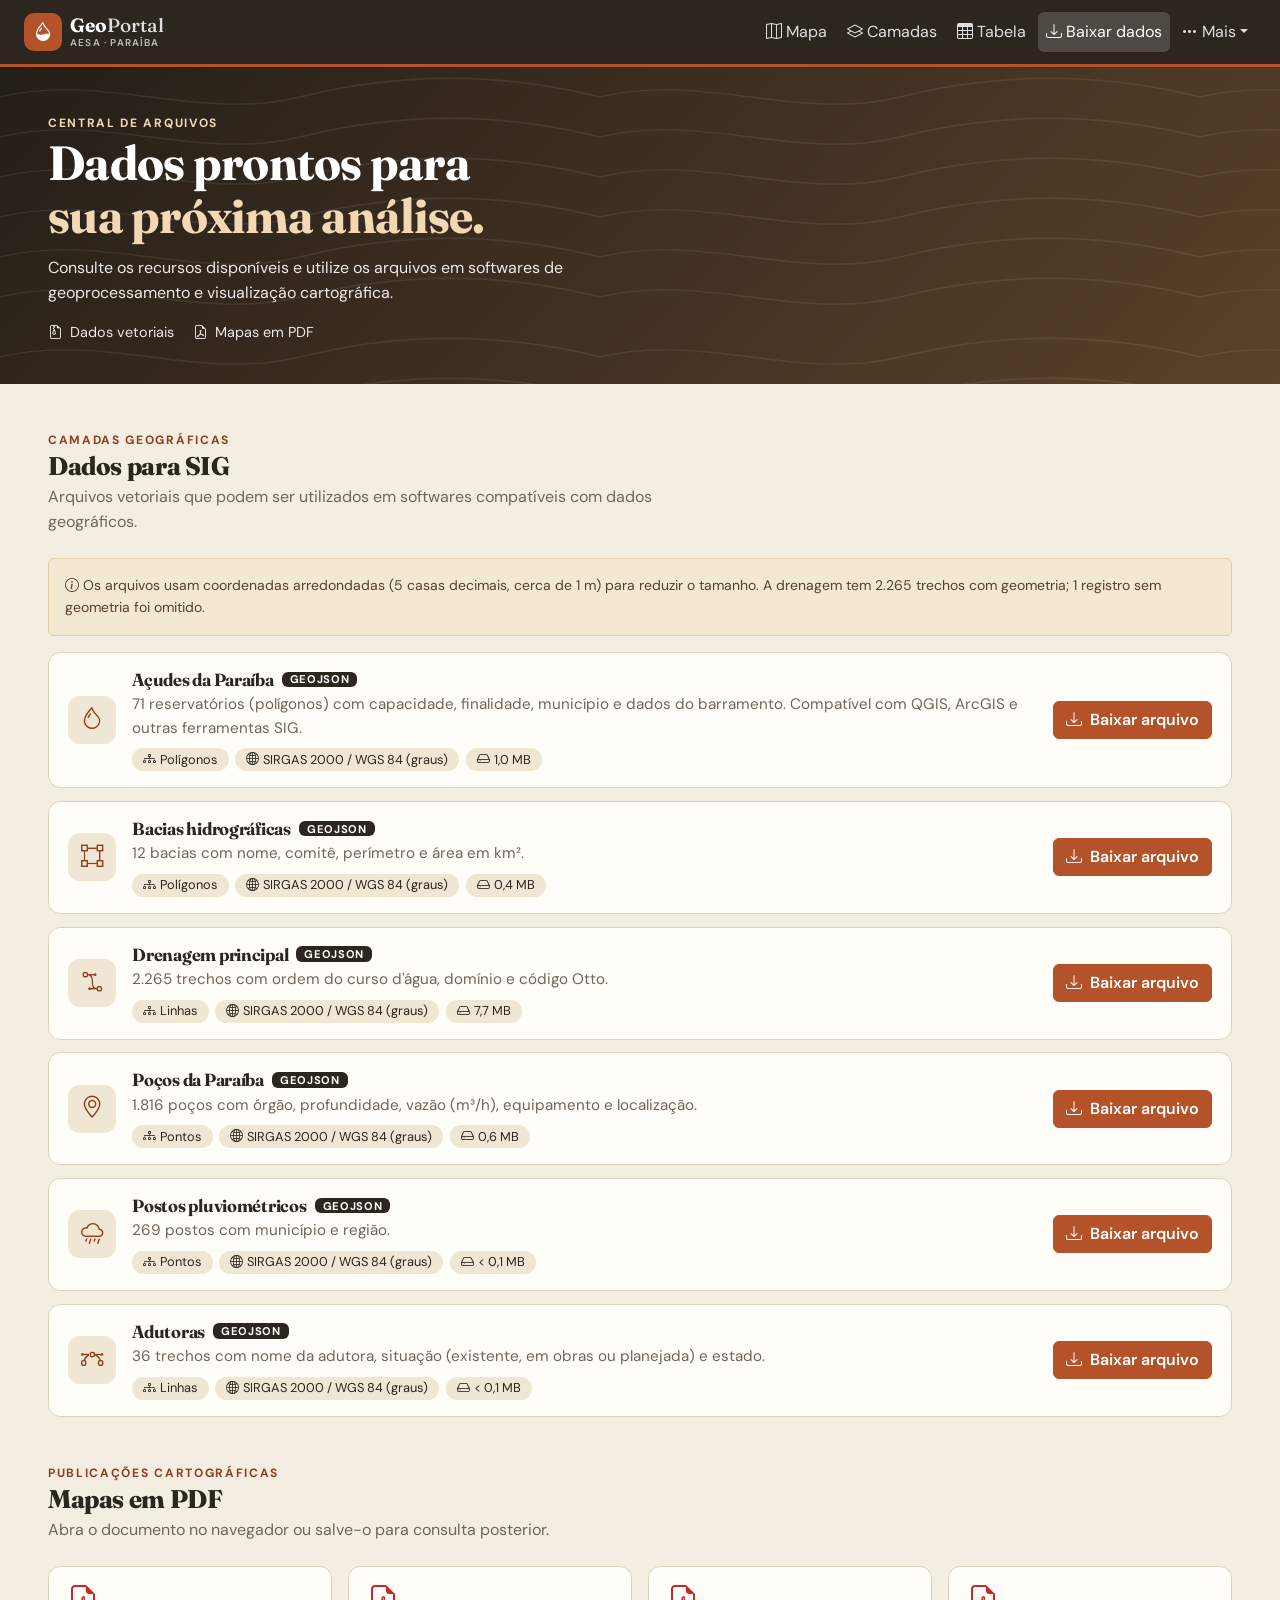
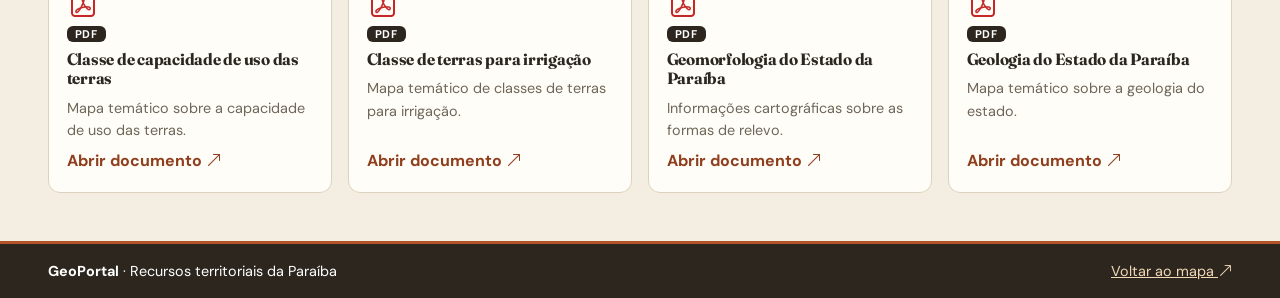
<file: downloads.html>
<!doctype html>
<html lang="pt-BR">
<head>
  <meta charset="utf-8"><meta name="viewport" content="width=device-width, initial-scale=1">
  <meta name="description" content="Baixe dados geográficos e mapas temáticos do GeoPortal da Paraíba.">
  <title>Dados e downloads | GeoPortal</title>
  <link href="https://fonts.googleapis.com/css2?family=DM+Sans:wght@400;500;600;700&family=Fraunces:opsz,wght@9..144,600;9..144,700;9..144,800&display=swap" rel="stylesheet">
  <link href="https://cdn.jsdelivr.net/npm/bootstrap@5.3.3/dist/css/bootstrap.min.css" rel="stylesheet">
  <link href="https://cdn.jsdelivr.net/npm/bootstrap-icons@1.11.3/font/bootstrap-icons.min.css" rel="stylesheet">
  <link href="css/main.css" rel="stylesheet">
</head>
<body>
<nav class="navbar navbar-expand-lg navbar-dark gp-navbar sticky-top" aria-label="Navegação principal"><div class="container-fluid px-lg-4">
  <a class="navbar-brand d-flex align-items-center gap-2" href="index.html"><span class="brand-mark"><i class="bi bi-droplet-half"></i></span><span>Geo<span class="brand-light">Portal</span><small class="brand-sub d-block">AESA · PARAÍBA</small></span></a>
  <button class="navbar-toggler" type="button" data-bs-toggle="collapse" data-bs-target="#mainNav" aria-controls="mainNav" aria-expanded="false" aria-label="Abrir navegação"><span class="navbar-toggler-icon"></span></button>
  <div class="collapse navbar-collapse" id="mainNav"><ul class="navbar-nav ms-auto align-items-lg-center gap-lg-1"><li class="nav-item"><a class="nav-link" href="index.html"><i class="bi bi-map me-1"></i>Mapa</a></li><li class="nav-item"><a class="nav-link" href="index.html#camadas"><i class="bi bi-layers me-1"></i>Camadas</a></li><li class="nav-item"><a class="nav-link" href="index.html#consulta"><i class="bi bi-table me-1"></i>Tabela</a></li><li class="nav-item"><a class="nav-link active" aria-current="page" href="downloads.html"><i class="bi bi-download me-1"></i>Baixar dados</a></li><li class="nav-item dropdown"><a class="nav-link dropdown-toggle" href="#" role="button" data-bs-toggle="dropdown" aria-expanded="false"><i class="bi bi-three-dots me-1"></i>Mais</a><ul class="dropdown-menu dropdown-menu-end"><li><a class="dropdown-item" href="galeria.html"><i class="bi bi-images me-2"></i>Galeria cartográfica</a></li><li><a class="dropdown-item" href="recursos.html"><i class="bi bi-link-45deg me-2"></i>Recursos GIS</a></li></ul></li></ul></div>
</div></nav>
<header class="page-hero page-hero-download"><div class="container-fluid px-lg-5"><div class="section-kicker">CENTRAL DE ARQUIVOS</div><h1>Dados prontos para<br><span>sua próxima análise.</span></h1><p>Consulte os recursos disponíveis e utilize os arquivos em softwares de geoprocessamento e visualização cartográfica.</p><div class="page-hero-meta"><span><i class="bi bi-file-earmark-zip me-2"></i>Dados vetoriais</span><span><i class="bi bi-file-earmark-pdf me-2"></i>Mapas em PDF</span></div></div></header>
<main class="container-fluid px-lg-5 py-5">
  <section class="mb-5"><div class="section-heading mb-4"><div class="section-kicker">CAMADAS GEOGRÁFICAS</div><h2>Dados para SIG</h2><p>Arquivos vetoriais que podem ser utilizados em softwares compatíveis com dados geográficos.</p></div>
    <div class="alert alert-info small"><i class="bi bi-info-circle me-1"></i>Os arquivos usam coordenadas arredondadas (5 casas decimais, cerca de 1 m) para reduzir o tamanho. A drenagem tem 2.265 trechos com geometria; 1 registro sem geometria foi omitido.</div>
    <div class="resource-row"><div class="resource-icon geojson"><i class="bi bi-droplet"></i></div><div class="resource-info"><div class="d-flex flex-wrap align-items-center gap-2"><h3>Açudes da Paraíba</h3><span class="file-badge">GEOJSON</span></div><p>71 reservatórios (polígonos) com capacidade, finalidade, município e dados do barramento. Compatível com QGIS, ArcGIS e outras ferramentas SIG.</p><div class="resource-tags"><span><i class="bi bi-diagram-3 me-1"></i>Polígonos</span><span><i class="bi bi-globe2 me-1"></i>SIRGAS 2000 / WGS 84 (graus)</span><span><i class="bi bi-hdd me-1"></i>1,0 MB</span></div></div><a class="btn btn-accent resource-download" href="dados/acudes.geojson" download><i class="bi bi-download me-2"></i>Baixar arquivo</a></div>
    <div class="resource-row"><div class="resource-icon geojson"><i class="bi bi-bounding-box"></i></div><div class="resource-info"><div class="d-flex flex-wrap align-items-center gap-2"><h3>Bacias hidrográficas</h3><span class="file-badge">GEOJSON</span></div><p>12 bacias com nome, comitê, perímetro e área em km².</p><div class="resource-tags"><span><i class="bi bi-diagram-3 me-1"></i>Polígonos</span><span><i class="bi bi-globe2 me-1"></i>SIRGAS 2000 / WGS 84 (graus)</span><span><i class="bi bi-hdd me-1"></i>0,4 MB</span></div></div><a class="btn btn-accent resource-download" href="dados/bacias_hidro.geojson" download><i class="bi bi-download me-2"></i>Baixar arquivo</a></div>
    <div class="resource-row"><div class="resource-icon geojson"><i class="bi bi-bezier2"></i></div><div class="resource-info"><div class="d-flex flex-wrap align-items-center gap-2"><h3>Drenagem principal</h3><span class="file-badge">GEOJSON</span></div><p>2.265 trechos com ordem do curso d'água, domínio e código Otto.</p><div class="resource-tags"><span><i class="bi bi-diagram-3 me-1"></i>Linhas</span><span><i class="bi bi-globe2 me-1"></i>SIRGAS 2000 / WGS 84 (graus)</span><span><i class="bi bi-hdd me-1"></i>7,7 MB</span></div></div><a class="btn btn-accent resource-download" href="dados/drenagem_principal.geojson" download><i class="bi bi-download me-2"></i>Baixar arquivo</a></div>
    <div class="resource-row"><div class="resource-icon geojson"><i class="bi bi-geo-alt"></i></div><div class="resource-info"><div class="d-flex flex-wrap align-items-center gap-2"><h3>Poços da Paraíba</h3><span class="file-badge">GEOJSON</span></div><p>1.816 poços com órgão, profundidade, vazão (m³/h), equipamento e localização.</p><div class="resource-tags"><span><i class="bi bi-diagram-3 me-1"></i>Pontos</span><span><i class="bi bi-globe2 me-1"></i>SIRGAS 2000 / WGS 84 (graus)</span><span><i class="bi bi-hdd me-1"></i>0,6 MB</span></div></div><a class="btn btn-accent resource-download" href="dados/pocos_pb.geojson" download><i class="bi bi-download me-2"></i>Baixar arquivo</a></div>
    <div class="resource-row"><div class="resource-icon geojson"><i class="bi bi-cloud-rain"></i></div><div class="resource-info"><div class="d-flex flex-wrap align-items-center gap-2"><h3>Postos pluviométricos</h3><span class="file-badge">GEOJSON</span></div><p>269 postos com município e região.</p><div class="resource-tags"><span><i class="bi bi-diagram-3 me-1"></i>Pontos</span><span><i class="bi bi-globe2 me-1"></i>SIRGAS 2000 / WGS 84 (graus)</span><span><i class="bi bi-hdd me-1"></i>< 0,1 MB</span></div></div><a class="btn btn-accent resource-download" href="dados/postos_pluviometricos.geojson" download><i class="bi bi-download me-2"></i>Baixar arquivo</a></div>
    <div class="resource-row"><div class="resource-icon geojson"><i class="bi bi-bezier"></i></div><div class="resource-info"><div class="d-flex flex-wrap align-items-center gap-2"><h3>Adutoras</h3><span class="file-badge">GEOJSON</span></div><p>36 trechos com nome da adutora, situação (existente, em obras ou planejada) e estado.</p><div class="resource-tags"><span><i class="bi bi-diagram-3 me-1"></i>Linhas</span><span><i class="bi bi-globe2 me-1"></i>SIRGAS 2000 / WGS 84 (graus)</span><span><i class="bi bi-hdd me-1"></i>< 0,1 MB</span></div></div><a class="btn btn-accent resource-download" href="dados/adutoras.geojson" download><i class="bi bi-download me-2"></i>Baixar arquivo</a></div>
  </section>
  <section><div class="section-heading mb-4"><div class="section-kicker">PUBLICAÇÕES CARTOGRÁFICAS</div><h2>Mapas em PDF</h2><p>Abra o documento no navegador ou salve-o para consulta posterior.</p></div>
    <div class="row g-3">
      <div class="col-md-6 col-xl-3"><article class="pdf-card"><div class="pdf-icon"><i class="bi bi-file-earmark-pdf"></i></div><span class="file-badge">PDF</span><h3>Classe de capacidade de uso das terras</h3><p>Mapa temático sobre a capacidade de uso das terras.</p><a href="pdf/Classe_de_Capacidade_de_Uso_das_Terras.pdf" target="_blank" rel="noopener" class="pdf-link">Abrir documento <i class="bi bi-arrow-up-right"></i></a></article></div>
      <div class="col-md-6 col-xl-3"><article class="pdf-card"><div class="pdf-icon"><i class="bi bi-file-earmark-pdf"></i></div><span class="file-badge">PDF</span><h3>Classe de terras para irrigação</h3><p>Mapa temático de classes de terras para irrigação.</p><a href="pdf/Classe_de_Terras_para_Irrigacao.pdf" target="_blank" rel="noopener" class="pdf-link">Abrir documento <i class="bi bi-arrow-up-right"></i></a></article></div>
      <div class="col-md-6 col-xl-3"><article class="pdf-card"><div class="pdf-icon"><i class="bi bi-file-earmark-pdf"></i></div><span class="file-badge">PDF</span><h3>Geomorfologia do Estado da Paraíba</h3><p>Informações cartográficas sobre as formas de relevo.</p><a href="pdf/Geomorfologia_do_Estado_da_Paraiba.pdf" target="_blank" rel="noopener" class="pdf-link">Abrir documento <i class="bi bi-arrow-up-right"></i></a></article></div>
      <div class="col-md-6 col-xl-3"><article class="pdf-card"><div class="pdf-icon"><i class="bi bi-file-earmark-pdf"></i></div><span class="file-badge">PDF</span><h3>Geologia do Estado da Paraíba</h3><p>Mapa temático sobre a geologia do estado.</p><a href="pdf/Geologia_do_Estado_da_Paraiba.pdf" target="_blank" rel="noopener" class="pdf-link">Abrir documento <i class="bi bi-arrow-up-right"></i></a></article></div>
    </div>
  </section>
</main>
<footer class="gp-footer"><div class="container-fluid px-lg-5 d-flex flex-wrap justify-content-between gap-2"><span><strong>GeoPortal</strong> · Recursos territoriais da Paraíba</span><a href="index.html">Voltar ao mapa <i class="bi bi-arrow-up-right"></i></a></div></footer>
<script src="https://cdn.jsdelivr.net/npm/bootstrap@5.3.3/dist/js/bootstrap.bundle.min.js"></script><script src="js/main.js"></script>
</body></html>
</file>
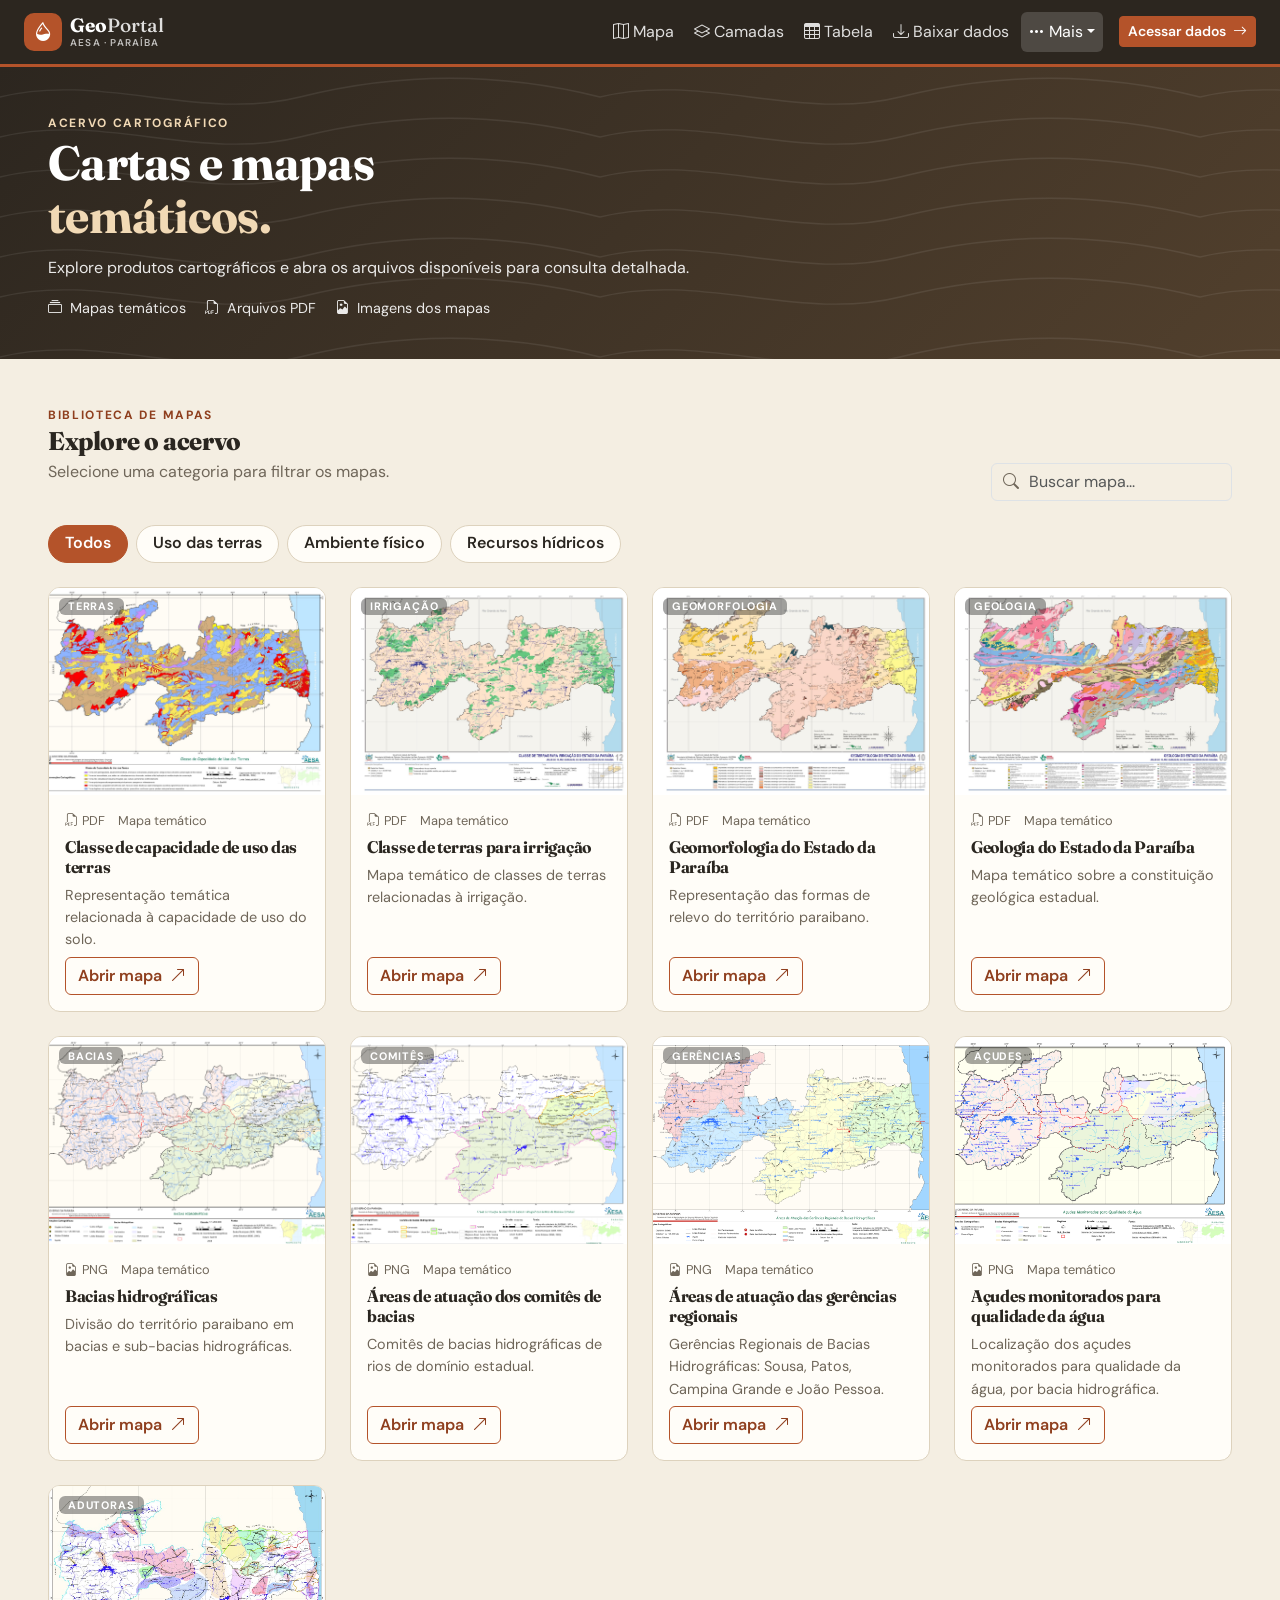
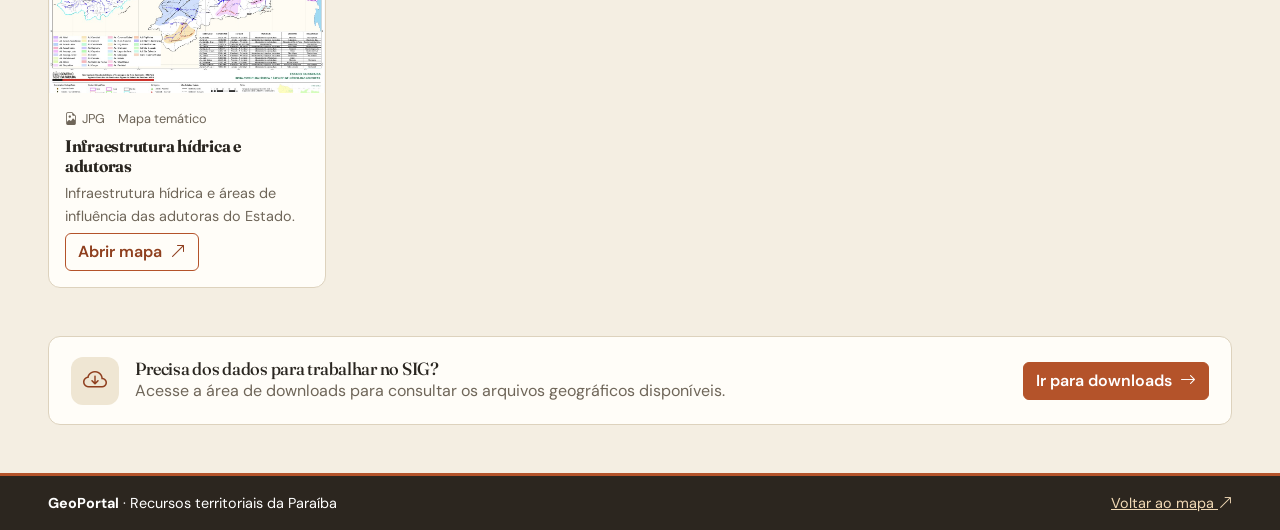
<file: galeria.html>
<!doctype html>
<html lang="pt-BR">
<head>
  <meta charset="utf-8"><meta name="viewport" content="width=device-width, initial-scale=1">
  <meta name="description" content="Galeria de mapas temáticos do GeoPortal da Paraíba.">
  <title>Galeria cartográfica | GeoPortal</title>
  <link href="https://fonts.googleapis.com/css2?family=DM+Sans:wght@400;500;600;700&family=Fraunces:opsz,wght@9..144,600;9..144,700;9..144,800&display=swap" rel="stylesheet">
  <link href="https://cdn.jsdelivr.net/npm/bootstrap@5.3.3/dist/css/bootstrap.min.css" rel="stylesheet">
  <link href="https://cdn.jsdelivr.net/npm/bootstrap-icons@1.11.3/font/bootstrap-icons.min.css" rel="stylesheet">
  <link href="css/main.css" rel="stylesheet">
  <style>
    .map-thumb.has-img{position:relative;overflow:hidden;height:auto;aspect-ratio:4/3;padding:0;background:#f4f1ea}
    .map-thumb.has-img .map-chip{position:absolute;z-index:2}
    .map-thumb-link{position:absolute;inset:0;display:block}
    .map-thumb-link img{width:100%;height:100%;object-fit:cover;object-position:center;display:block;transition:transform .35s ease}
    .map-card:hover .map-thumb-link img{transform:scale(1.04)}
  </style>
</head>
<body>
<nav class="navbar navbar-expand-lg navbar-dark gp-navbar sticky-top" aria-label="Navegação principal"><div class="container-fluid px-lg-4">
  <a class="navbar-brand d-flex align-items-center gap-2" href="index.html"><span class="brand-mark"><i class="bi bi-droplet-half"></i></span><span>Geo<span class="brand-light">Portal</span><small class="brand-sub d-block">AESA · PARAÍBA</small></span></a>
  <button class="navbar-toggler" type="button" data-bs-toggle="collapse" data-bs-target="#mainNav" aria-controls="mainNav" aria-expanded="false" aria-label="Abrir navegação"><span class="navbar-toggler-icon"></span></button>
  <div class="collapse navbar-collapse" id="mainNav"><ul class="navbar-nav ms-auto align-items-lg-center gap-lg-1"><li class="nav-item"><a class="nav-link" href="index.html"><i class="bi bi-map me-1"></i>Mapa</a></li><li class="nav-item"><a class="nav-link" href="index.html#camadas"><i class="bi bi-layers me-1"></i>Camadas</a></li><li class="nav-item"><a class="nav-link" href="index.html#consulta"><i class="bi bi-table me-1"></i>Tabela</a></li><li class="nav-item"><a class="nav-link" href="downloads.html"><i class="bi bi-download me-1"></i>Baixar dados</a></li><li class="nav-item dropdown"><a class="nav-link dropdown-toggle active" href="#" role="button" data-bs-toggle="dropdown" aria-expanded="false"><i class="bi bi-three-dots me-1"></i>Mais</a><ul class="dropdown-menu dropdown-menu-end"><li><a class="dropdown-item active" href="galeria.html"><i class="bi bi-images me-2"></i>Galeria cartográfica</a></li><li><a class="dropdown-item" href="recursos.html"><i class="bi bi-link-45deg me-2"></i>Recursos GIS</a></li></ul></li></ul><a class="btn btn-sm btn-accent ms-lg-3 mt-3 mt-lg-0" href="downloads.html">Acessar dados <i class="bi bi-arrow-right ms-1"></i></a></div>
</div></nav>
<header class="page-hero"><div class="container-fluid px-lg-5"><div class="section-kicker">ACERVO CARTOGRÁFICO</div><h1>Cartas e mapas<br><span>temáticos.</span></h1><p>Explore produtos cartográficos e abra os arquivos disponíveis para consulta detalhada.</p><div class="page-hero-meta"><span><i class="bi bi-collection me-2"></i>Mapas temáticos</span><span><i class="bi bi-filetype-pdf me-2"></i>Arquivos PDF</span><span><i class="bi bi-file-earmark-image me-2"></i>Imagens dos mapas</span></div></div></header>
<main class="container-fluid px-lg-5 py-5">
  <div class="d-flex flex-wrap justify-content-between align-items-end gap-3 mb-4"><div class="section-heading"><div class="section-kicker">BIBLIOTECA DE MAPAS</div><h2>Explore o acervo</h2><p>Selecione uma categoria para filtrar os mapas.</p></div><div class="search-wrap"><i class="bi bi-search"></i><input id="gallerySearch" class="form-control" type="search" placeholder="Buscar mapa..." aria-label="Buscar mapa"></div></div>
  <div class="filter-pills mb-4" role="group" aria-label="Filtrar mapas"><button class="filter-btn active" data-filter="todos">Todos</button><button class="filter-btn" data-filter="terras">Uso das terras</button><button class="filter-btn" data-filter="ambiente">Ambiente físico</button><button class="filter-btn" data-filter="hidricos">Recursos hídricos</button></div>
  <div class="row g-4" id="galleryGrid">
    <div class="col-sm-6 col-xl-3 gallery-item" data-category="terras" data-title="Classe de capacidade de uso das terras"><article class="map-card"><div class="map-thumb has-img"><span class="map-chip">TERRAS</span><a class="map-thumb-link" href="pdf/Classe_de_Capacidade_de_Uso_das_Terras.pdf" target="_blank" rel="noopener" tabindex="-1" aria-hidden="true"><img
  src="img/classe_capacidade_uso_terras.jpg"
  alt="Mapa da Paraíba com as classes de capacidade de uso das terras, em cores que vão de terras com pedregosidade e erosão a terras de boa qualidade para cultivo"
  width="2480"
  height="1754"
  loading="lazy"
  title="Classe de Capacidade de Uso das Terras — Escala 1:1.200.000 — Fonte: AESA / ATECEL (2002)"></a></div><div class="map-card-body"><div class="map-card-meta"><span><i class="bi bi-filetype-pdf me-1"></i>PDF</span><span>Mapa temático</span></div><h3>Classe de capacidade de uso das terras</h3><p>Representação temática relacionada à capacidade de uso do solo.</p><a class="btn btn-card" href="pdf/Classe_de_Capacidade_de_Uso_das_Terras.pdf" target="_blank" rel="noopener">Abrir mapa <i class="bi bi-arrow-up-right ms-1"></i></a></div></article></div>
    <div class="col-sm-6 col-xl-3 gallery-item" data-category="terras" data-title="Classe de terras para irrigação"><article class="map-card"><div class="map-thumb has-img"><span class="map-chip">IRRIGAÇÃO</span><a class="map-thumb-link" href="pdf/Classe_de_Terras_para_Irrigacao.pdf" target="_blank" rel="noopener" tabindex="-1" aria-hidden="true"><img
  src="img/classe_terras_irrigacao.jpg"
  alt="Mapa da Paraíba com as terras aráveis de uso especial, de aptidão restrita e as terras não aráveis para agricultura irrigada"
  width="2363"
  height="1772"
  loading="lazy"
  title="Classe de Terras para Irrigação — Escala 1:1.200.000 — Fonte: Atlas do Plano Estadual de Recursos Hídricos da Paraíba / AESA"></a></div><div class="map-card-body"><div class="map-card-meta"><span><i class="bi bi-filetype-pdf me-1"></i>PDF</span><span>Mapa temático</span></div><h3>Classe de terras para irrigação</h3><p>Mapa temático de classes de terras relacionadas à irrigação.</p><a class="btn btn-card" href="pdf/Classe_de_Terras_para_Irrigacao.pdf" target="_blank" rel="noopener">Abrir mapa <i class="bi bi-arrow-up-right ms-1"></i></a></div></article></div>
    <div class="col-sm-6 col-xl-3 gallery-item" data-category="ambiente" data-title="Geomorfologia do Estado da Paraíba"><article class="map-card"><div class="map-thumb has-img"><span class="map-chip">GEOMORFOLOGIA</span><a class="map-thumb-link" href="pdf/Geomorfologia_do_Estado_da_Paraiba.pdf" target="_blank" rel="noopener" tabindex="-1" aria-hidden="true"><img
  src="img/geomorfologia_paraiba.jpg"
  alt="Mapa geomorfológico da Paraíba mostrando depressão sertaneja, planalto da Borborema, planaltos residuais, planícies e tabuleiros costeiros"
  width="2363"
  height="1772"
  loading="lazy"
  title="Geomorfologia do Estado da Paraíba — Escala 1:1.200.000 — Fonte: Atlas do Plano Estadual de Recursos Hídricos da Paraíba / AESA"></a></div><div class="map-card-body"><div class="map-card-meta"><span><i class="bi bi-filetype-pdf me-1"></i>PDF</span><span>Mapa temático</span></div><h3>Geomorfologia do Estado da Paraíba</h3><p>Representação das formas de relevo do território paraibano.</p><a class="btn btn-card" href="pdf/Geomorfologia_do_Estado_da_Paraiba.pdf" target="_blank" rel="noopener">Abrir mapa <i class="bi bi-arrow-up-right ms-1"></i></a></div></article></div>
    <div class="col-sm-6 col-xl-3 gallery-item" data-category="ambiente" data-title="Geologia do Estado da Paraíba"><article class="map-card"><div class="map-thumb has-img"><span class="map-chip">GEOLOGIA</span><a class="map-thumb-link" href="pdf/Geologia_do_Estado_da_Paraiba.pdf" target="_blank" rel="noopener" tabindex="-1" aria-hidden="true"><img
  src="img/geologia_paraiba.jpg"
  alt="Mapa geológico da Paraíba com unidades geológicas representadas em diferentes cores, do litoral ao sertão"
  width="2363"
  height="1772"
  loading="lazy"
  title="Geologia do Estado da Paraíba — Escala 1:1.200.000 — Fonte: Atlas do Plano Estadual de Recursos Hídricos da Paraíba / AESA"></a></div><div class="map-card-body"><div class="map-card-meta"><span><i class="bi bi-filetype-pdf me-1"></i>PDF</span><span>Mapa temático</span></div><h3>Geologia do Estado da Paraíba</h3><p>Mapa temático sobre a constituição geológica estadual.</p><a class="btn btn-card" href="pdf/Geologia_do_Estado_da_Paraiba.pdf" target="_blank" rel="noopener">Abrir mapa <i class="bi bi-arrow-up-right ms-1"></i></a></div></article></div>
    <div class="col-sm-6 col-xl-3 gallery-item" data-category="hidricos" data-title="Bacias hidrográficas"><article class="map-card"><div class="map-thumb has-img"><span class="map-chip">BACIAS</span><a class="map-thumb-link" href="img/bacias_hidrograficas.png" target="_blank" rel="noopener" tabindex="-1" aria-hidden="true"><img
  src="img/bacias_hidrograficas.png"
  alt="Mapa das bacias hidrográficas da Paraíba, com Piranhas, Paraíba, Curimataú, Mamanguape, Abiaí, Gramame e demais bacias"
  width="1268"
  height="863"
  loading="lazy"
  title="Bacias Hidrográficas — Escala 1:1.200.000 — Fonte: AESA (2009)"></a></div><div class="map-card-body"><div class="map-card-meta"><span><i class="bi bi-file-earmark-image me-1"></i>PNG</span><span>Mapa temático</span></div><h3>Bacias hidrográficas</h3><p>Divisão do território paraibano em bacias e sub-bacias hidrográficas.</p><a class="btn btn-card" href="img/bacias_hidrograficas.png" target="_blank" rel="noopener">Abrir mapa <i class="bi bi-arrow-up-right ms-1"></i></a></div></article></div>
    <div class="col-sm-6 col-xl-3 gallery-item" data-category="hidricos" data-title="Áreas de atuação dos comitês de bacias"><article class="map-card"><div class="map-thumb has-img"><span class="map-chip">COMITÊS</span><a class="map-thumb-link" href="img/areas_comites.png" target="_blank" rel="noopener" tabindex="-1" aria-hidden="true"><img
  src="img/areas_comites.png"
  alt="Mapa com as áreas de atuação dos comitês de bacias hidrográficas dos rios de domínio estadual da Paraíba"
  width="1270"
  height="869"
  loading="lazy"
  title="Áreas de Atuação de Comitês de Bacias Hidrográficas de Rios de Domínio Estadual — Escala 1:600.000 — Fonte: AESA (2009)"></a></div><div class="map-card-body"><div class="map-card-meta"><span><i class="bi bi-file-earmark-image me-1"></i>PNG</span><span>Mapa temático</span></div><h3>Áreas de atuação dos comitês de bacias</h3><p>Comitês de bacias hidrográficas de rios de domínio estadual.</p><a class="btn btn-card" href="img/areas_comites.png" target="_blank" rel="noopener">Abrir mapa <i class="bi bi-arrow-up-right ms-1"></i></a></div></article></div>
    <div class="col-sm-6 col-xl-3 gallery-item" data-category="hidricos" data-title="Áreas de atuação das gerências regionais"><article class="map-card"><div class="map-thumb has-img"><span class="map-chip">GERÊNCIAS</span><a class="map-thumb-link" href="img/areas_atuacao.png" target="_blank" rel="noopener" tabindex="-1" aria-hidden="true"><img
  src="img/areas_atuacao.png"
  alt="Mapa das áreas de atuação das gerências regionais de bacias hidrográficas da Paraíba, com sedes em Sousa, Patos, Campina Grande e João Pessoa"
  width="1056"
  height="722"
  loading="lazy"
  title="Áreas de Atuação das Gerências Regionais de Bacias Hidrográficas — Escala 1:600.000 — Fonte: AESA (2009)"></a></div><div class="map-card-body"><div class="map-card-meta"><span><i class="bi bi-file-earmark-image me-1"></i>PNG</span><span>Mapa temático</span></div><h3>Áreas de atuação das gerências regionais</h3><p>Gerências Regionais de Bacias Hidrográficas: Sousa, Patos, Campina Grande e João Pessoa.</p><a class="btn btn-card" href="img/areas_atuacao.png" target="_blank" rel="noopener">Abrir mapa <i class="bi bi-arrow-up-right ms-1"></i></a></div></article></div>
    <div class="col-sm-6 col-xl-3 gallery-item" data-category="hidricos" data-title="Açudes monitorados para qualidade da água"><article class="map-card"><div class="map-thumb has-img"><span class="map-chip">AÇUDES</span><a class="map-thumb-link" href="img/acudes_monitorados.png" target="_blank" rel="noopener" tabindex="-1" aria-hidden="true"><img
  src="img/acudes_monitorados.png"
  alt="Mapa da Paraíba com a localização dos açudes monitorados para qualidade da água, sobre as bacias hidrográficas"
  width="1070"
  height="737"
  loading="lazy"
  title="Açudes Monitorados para Qualidade da Água — Escala 1:1.700.000 — Fonte: AESA (2009)"></a></div><div class="map-card-body"><div class="map-card-meta"><span><i class="bi bi-file-earmark-image me-1"></i>PNG</span><span>Mapa temático</span></div><h3>Açudes monitorados para qualidade da água</h3><p>Localização dos açudes monitorados para qualidade da água, por bacia hidrográfica.</p><a class="btn btn-card" href="img/acudes_monitorados.png" target="_blank" rel="noopener">Abrir mapa <i class="bi bi-arrow-up-right ms-1"></i></a></div></article></div>
    <div class="col-sm-6 col-xl-3 gallery-item" data-category="hidricos" data-title="Infraestrutura hídrica e adutoras"><article class="map-card"><div class="map-thumb has-img"><span class="map-chip">ADUTORAS</span><a class="map-thumb-link" href="img/area_adutoras.jpg" target="_blank" rel="noopener" tabindex="-1" aria-hidden="true"><img
  src="img/area_adutoras.jpg"
  alt="Mapa da infraestrutura hídrica da Paraíba com adutoras existentes, em execução e projetadas, açudes e áreas de influência"
  width="1067"
  height="899"
  loading="lazy"
  title="Infraestrutura Hídrica e Área de Influência das Adutoras — Fonte: AESA (2007)"></a></div><div class="map-card-body"><div class="map-card-meta"><span><i class="bi bi-file-earmark-image me-1"></i>JPG</span><span>Mapa temático</span></div><h3>Infraestrutura hídrica e adutoras</h3><p>Infraestrutura hídrica e áreas de influência das adutoras do Estado.</p><a class="btn btn-card" href="img/area_adutoras.jpg" target="_blank" rel="noopener">Abrir mapa <i class="bi bi-arrow-up-right ms-1"></i></a></div></article></div>
  </div>
  <div id="emptyGallery" class="empty-state d-none"><i class="bi bi-search"></i><h3>Nenhum mapa encontrado</h3><p>Tente outro termo ou categoria.</p></div>
  <div class="download-callout mt-5"><div class="callout-icon"><i class="bi bi-cloud-arrow-down"></i></div><div><h3>Precisa dos dados para trabalhar no SIG?</h3><p>Acesse a área de downloads para consultar os arquivos geográficos disponíveis.</p></div><a class="btn btn-accent ms-lg-auto" href="downloads.html">Ir para downloads <i class="bi bi-arrow-right ms-1"></i></a></div>
</main>
<footer class="gp-footer"><div class="container-fluid px-lg-5 d-flex flex-wrap justify-content-between gap-2"><span><strong>GeoPortal</strong> · Recursos territoriais da Paraíba</span><a href="index.html">Voltar ao mapa <i class="bi bi-arrow-up-right"></i></a></div></footer>
<script src="https://cdn.jsdelivr.net/npm/bootstrap@5.3.3/dist/js/bootstrap.bundle.min.js"></script><script src="js/main.js"></script>
</body></html>
</file>
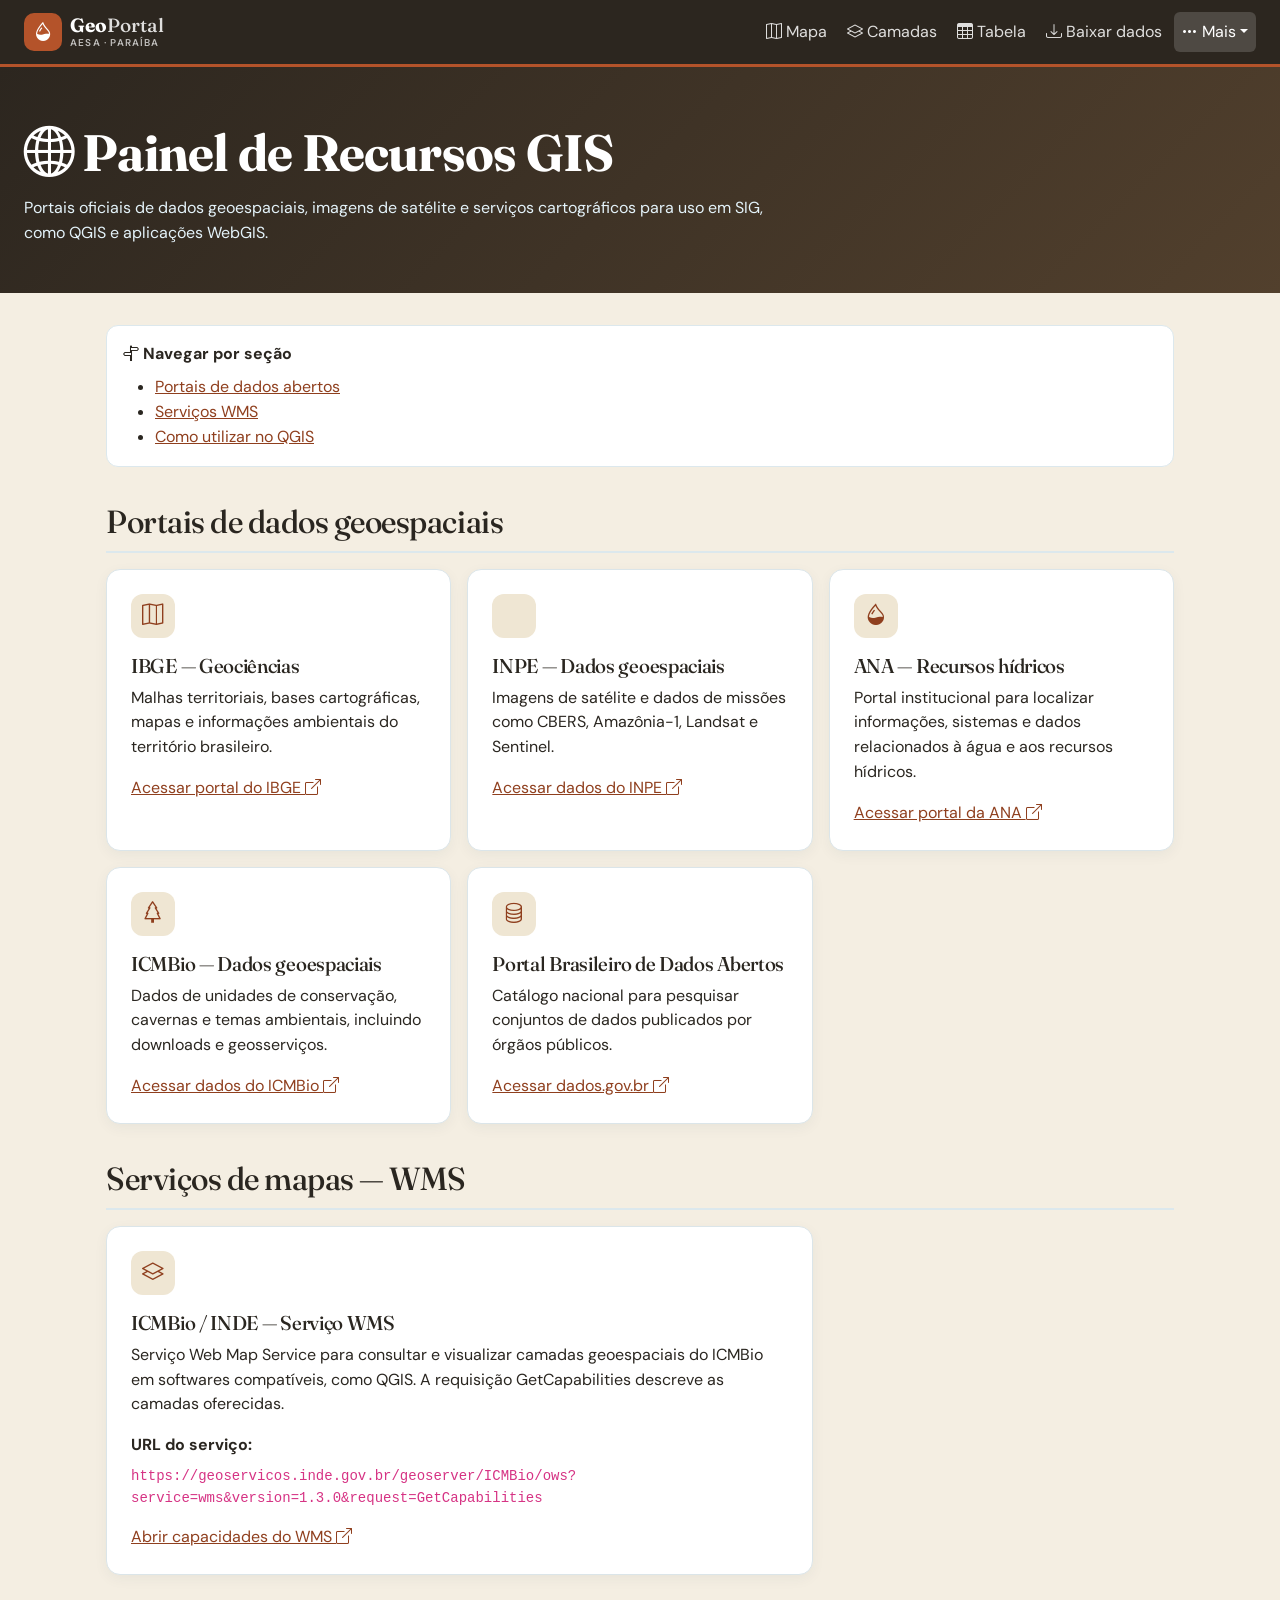
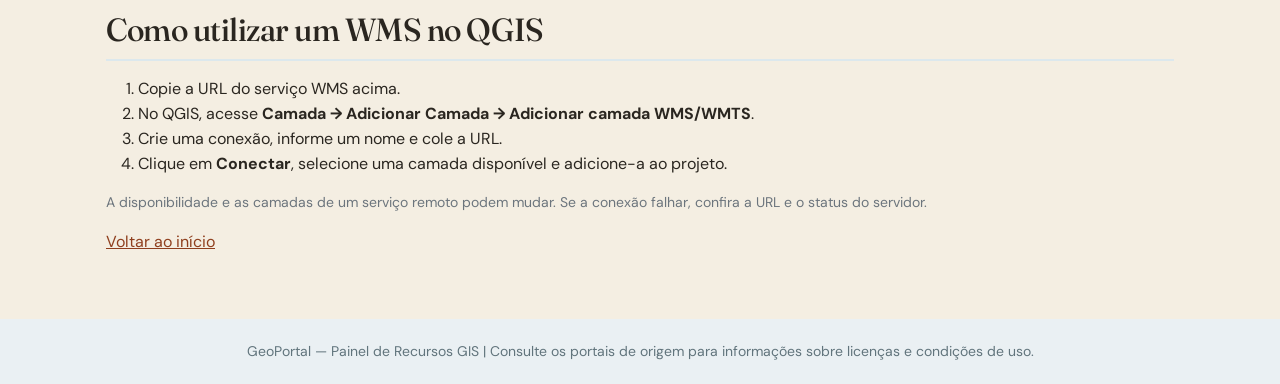
<file: recursos.html>
<!DOCTYPE html>
<html lang="pt-BR">
<head>
<meta charset="UTF-8">
<meta name="viewport" content="width=device-width, initial-scale=1">
<meta name="description" content="Painel de recursos GIS com portais de dados geoespaciais e serviços cartográficos.">
<title>GeoPortal - Recursos GIS</title>
<link href="https://fonts.googleapis.com/css2?family=DM+Sans:wght@400;500;600;700&family=Fraunces:opsz,wght@9..144,600;9..144,700;9..144,800&display=swap" rel="stylesheet">
  <link href="https://cdn.jsdelivr.net/npm/bootstrap@5.3.3/dist/css/bootstrap.min.css" rel="stylesheet">
<link rel="stylesheet" href="https://cdn.jsdelivr.net/npm/bootstrap-icons@1.11.3/font/bootstrap-icons.min.css">
<link rel="stylesheet" href="css/main.css">
<style>
.hero{padding:3rem 0;color:#fff;background:linear-gradient(135deg,var(--gp-pri),var(--gp-pri-2))}
.hero p{max-width:760px;margin-bottom:0;color:#e4f3fa}
main{max-width:1100px;margin:0 auto;padding:2rem 1rem 3rem}
.resource-card{height:100%;border:1px solid #dbe5e9;border-radius:14px;background:#fff;box-shadow:0 4px 14px rgba(20,55,70,.05)}
.resource-card .icon{display:inline-flex;width:44px;height:44px;align-items:center;justify-content:center;border-radius:12px;color:var(--gp-acc-dark);background:var(--gp-chip);font-size:1.35rem}
.resource-card a{color:var(--gp-acc-dark);overflow-wrap:anywhere}
.section-heading{margin:2.25rem 0 1rem;padding-bottom:.6rem;border-bottom:2px solid #dce8ed}
.internal-nav{padding:1rem;border:1px solid #dce8ed;border-radius:12px;background:#fff}
footer{padding:1.25rem;text-align:center;color:#61747c;background:#eaf0f3}
</style>
</head>
<body id="topo">
<header>
<nav class="navbar navbar-expand-lg navbar-dark gp-navbar sticky-top" aria-label="Navegação principal"><div class="container-fluid px-lg-4">
  <a class="navbar-brand d-flex align-items-center gap-2" href="index.html"><span class="brand-mark"><i class="bi bi-droplet-half"></i></span><span>Geo<span class="brand-light">Portal</span><small class="brand-sub d-block">AESA · PARAÍBA</small></span></a>
  <button class="navbar-toggler" type="button" data-bs-toggle="collapse" data-bs-target="#mainNav" aria-controls="mainNav" aria-expanded="false" aria-label="Abrir navegação"><span class="navbar-toggler-icon"></span></button>
  <div class="collapse navbar-collapse" id="mainNav"><ul class="navbar-nav ms-auto align-items-lg-center gap-lg-1"><li class="nav-item"><a class="nav-link" href="index.html"><i class="bi bi-map me-1"></i>Mapa</a></li><li class="nav-item"><a class="nav-link" href="index.html#camadas"><i class="bi bi-layers me-1"></i>Camadas</a></li><li class="nav-item"><a class="nav-link" href="index.html#consulta"><i class="bi bi-table me-1"></i>Tabela</a></li><li class="nav-item"><a class="nav-link" href="downloads.html"><i class="bi bi-download me-1"></i>Baixar dados</a></li><li class="nav-item dropdown"><a class="nav-link dropdown-toggle active" href="#" role="button" data-bs-toggle="dropdown" aria-expanded="false"><i class="bi bi-three-dots me-1"></i>Mais</a><ul class="dropdown-menu dropdown-menu-end"><li><a class="dropdown-item" href="galeria.html"><i class="bi bi-images me-2"></i>Galeria cartográfica</a></li><li><a class="dropdown-item active" href="recursos.html"><i class="bi bi-link-45deg me-2"></i>Recursos GIS</a></li></ul></li></ul></div>
</div></nav>
<section class="hero"><div class="container-fluid px-3 px-lg-4">
<h1 class="display-5 fw-bold"><i class="bi bi-globe2 me-2"></i>Painel de Recursos GIS</h1>
<p>Portais oficiais de dados geoespaciais, imagens de satélite e serviços cartográficos para uso em SIG, como QGIS e aplicações WebGIS.</p>
</div></section>
</header>
<main>
<nav class="internal-nav" aria-label="Navegação nesta página"><strong><i class="bi bi-signpost-split me-1"></i>Navegar por seção</strong>
<ul class="mb-0 mt-2"><li><a href="#portais-dados">Portais de dados abertos</a></li><li><a href="#servicos-wms">Serviços WMS</a></li><li><a href="#como-usar">Como utilizar no QGIS</a></li></ul></nav>

<section id="portais-dados" aria-labelledby="titulo-portais"><h2 class="section-heading" id="titulo-portais">Portais de dados geoespaciais</h2><div class="row g-3">
<div class="col-md-6 col-lg-4"><article class="resource-card p-4"><div class="icon mb-3"><i class="bi bi-map"></i></div><h3 class="h5">IBGE — Geociências</h3><p>Malhas territoriais, bases cartográficas, mapas e informações ambientais do território brasileiro.</p><a href="https://www.ibge.gov.br/" target="_blank" rel="noopener noreferrer">Acessar portal do IBGE <i class="bi bi-box-arrow-up-right"></i></a></article></div>
<div class="col-md-6 col-lg-4"><article class="resource-card p-4"><div class="icon mb-3"><i class="bi bi-satellite"></i></div><h3 class="h5">INPE — Dados geoespaciais</h3><p>Imagens de satélite e dados de missões como CBERS, Amazônia-1, Landsat e Sentinel.</p><a href="https://data.inpe.br/dados/" target="_blank" rel="noopener noreferrer">Acessar dados do INPE <i class="bi bi-box-arrow-up-right"></i></a></article></div>
<div class="col-md-6 col-lg-4"><article class="resource-card p-4"><div class="icon mb-3"><i class="bi bi-droplet-half"></i></div><h3 class="h5">ANA — Recursos hídricos</h3><p>Portal institucional para localizar informações, sistemas e dados relacionados à água e aos recursos hídricos.</p><a href="https://www.gov.br/ana/pt-br" target="_blank" rel="noopener noreferrer">Acessar portal da ANA <i class="bi bi-box-arrow-up-right"></i></a></article></div>
<div class="col-md-6 col-lg-4"><article class="resource-card p-4"><div class="icon mb-3"><i class="bi bi-tree"></i></div><h3 class="h5">ICMBio — Dados geoespaciais</h3><p>Dados de unidades de conservação, cavernas e temas ambientais, incluindo downloads e geosserviços.</p><a href="https://www.gov.br/icmbio/pt-br/assuntos/dados_geoespaciais" target="_blank" rel="noopener noreferrer">Acessar dados do ICMBio <i class="bi bi-box-arrow-up-right"></i></a></article></div>
<div class="col-md-6 col-lg-4"><article class="resource-card p-4"><div class="icon mb-3"><i class="bi bi-database"></i></div><h3 class="h5">Portal Brasileiro de Dados Abertos</h3><p>Catálogo nacional para pesquisar conjuntos de dados publicados por órgãos públicos.</p><a href="https://dados.gov.br/" target="_blank" rel="noopener noreferrer">Acessar dados.gov.br <i class="bi bi-box-arrow-up-right"></i></a></article></div>
</div></section>

<section id="servicos-wms" aria-labelledby="titulo-wms"><h2 class="section-heading" id="titulo-wms">Serviços de mapas — WMS</h2><div class="row g-3"><div class="col-lg-8">
<article class="resource-card p-4"><div class="icon mb-3"><i class="bi bi-layers"></i></div><h3 class="h5">ICMBio / INDE — Serviço WMS</h3>
<p>Serviço Web Map Service para consultar e visualizar camadas geoespaciais do ICMBio em softwares compatíveis, como QGIS. A requisição GetCapabilities descreve as camadas oferecidas.</p>
<p class="mb-2"><strong>URL do serviço:</strong></p><code class="d-block text-break mb-3">https://geoservicos.inde.gov.br/geoserver/ICMBio/ows?service=wms&amp;version=1.3.0&amp;request=GetCapabilities</code>
<a href="https://geoservicos.inde.gov.br/geoserver/ICMBio/ows?service=wms&amp;version=1.3.0&amp;request=GetCapabilities" target="_blank" rel="noopener noreferrer">Abrir capacidades do WMS <i class="bi bi-box-arrow-up-right"></i></a>
</article></div></div></section>

<section id="como-usar" aria-labelledby="titulo-qgis"><h2 class="section-heading" id="titulo-qgis">Como utilizar um WMS no QGIS</h2>
<ol><li>Copie a URL do serviço WMS acima.</li><li>No QGIS, acesse <strong>Camada → Adicionar Camada → Adicionar camada WMS/WMTS</strong>.</li><li>Crie uma conexão, informe um nome e cole a URL.</li><li>Clique em <strong>Conectar</strong>, selecione uma camada disponível e adicione-a ao projeto.</li></ol>
<p class="text-secondary small">A disponibilidade e as camadas de um serviço remoto podem mudar. Se a conexão falhar, confira a URL e o status do servidor.</p>
<p><a href="#topo">Voltar ao início</a></p></section>
</main>
<footer><small>GeoPortal — Painel de Recursos GIS | Consulte os portais de origem para informações sobre licenças e condições de uso.</small></footer>
<script src="https://cdn.jsdelivr.net/npm/bootstrap@5.3.3/dist/js/bootstrap.bundle.min.js"></script>
</body></html>
</file>
<file: css/main.css>
/* GeoPortal — main.css (index, galeria e downloads) */
:root{
  --gp-pri:#2c261f; --gp-pri-2:#52402d; --gp-acc:#b4532a; --gp-acc-dark:#8f3f1e; --gp-ink:#2a2620; --gp-mut:#6f6659;
  --gp-bg:#f4eee2; --gp-surf:#fffdf8; --gp-line:#ddd2bd; --gp-chip:#efe6d3; --gp-light:#f1d9b5;
  --gp-font:'DM Sans','Segoe UI',system-ui,sans-serif; --gp-head:'Fraunces',Georgia,'Times New Roman',serif;
}
body{font-family:var(--gp-font);color:var(--gp-ink);background:var(--gp-bg);line-height:1.55}
h1,h2,h3,h4{font-family:var(--gp-head);letter-spacing:-.01em}
a{color:var(--gp-acc-dark)}
:focus-visible{outline:3px solid var(--gp-acc);outline-offset:2px}
.visually-hidden-focusable:focus{position:fixed;top:8px;left:8px;z-index:3000;background:#fff;padding:8px 12px;border-radius:6px}

/* ---------- Barras de navegação ---------- */
.gp-navbar,.navbar-geo{background:var(--gp-pri);padding:.5rem 0}
.gp-navbar .nav-link,.navbar-geo .nav-link{color:rgba(255,255,255,.85);border-radius:6px;padding:.5rem .8rem}
.gp-navbar .nav-link:hover,.navbar-geo .nav-link:hover{color:#fff;background:rgba(255,255,255,.1)}
.gp-navbar .nav-link.active,.navbar-geo .nav-link.active{color:#fff;background:rgba(255,255,255,.16)}
.navbar-geo button.nav-link{background:none;border:0;text-decoration:none}
.navbar-geo .navbar-brand{color:#fff;font:700 1.25rem var(--gp-head)}
.navbar-geo .navbar-toggler,.gp-navbar .navbar-toggler{border-color:rgba(255,255,255,.4)}
.navbar-geo .navbar-toggler-icon{filter:invert(1)}
.brand-mark{display:inline-grid;place-items:center;width:38px;height:38px;border-radius:10px;background:var(--gp-acc);color:#fff;font-size:1.2rem}
.gp-navbar .navbar-brand{color:#fff;font:700 1.2rem/1.1 var(--gp-head)}
.brand-light{font-weight:500;opacity:.85}
.brand-sub{font:600 .62rem var(--gp-font);letter-spacing:.12em;opacity:.7}
.btn-accent{background:var(--gp-acc);border-color:var(--gp-acc);color:#fff;font-weight:600}
.btn-accent:hover,.btn-accent:focus{background:var(--gp-acc-dark);border-color:var(--gp-acc-dark);color:#fff}

/* ---------- Cabeçalhos de página (galeria / downloads) ---------- */
.page-hero{background:linear-gradient(135deg,var(--gp-pri) 0%,var(--gp-pri-2) 100%);color:#fff;padding:3rem 0 2.5rem}
.page-hero h1{font-size:clamp(1.9rem,4vw,3rem);font-weight:800;line-height:1.1;margin:.4rem 0 .8rem}
.page-hero h1 span{color:var(--gp-light)}
.page-hero p{max-width:60ch;opacity:.9;margin:0 0 1rem}
.page-hero-meta{display:flex;gap:1.2rem;flex-wrap:wrap;font-size:.9rem;opacity:.9}
.section-kicker{font:700 .75rem var(--gp-font);letter-spacing:.14em;color:var(--gp-acc-dark)}
.page-hero .section-kicker{color:var(--gp-light)}
.section-heading h2{font-size:1.6rem;font-weight:800;margin:.2rem 0}
.section-heading p{color:var(--gp-mut);margin:0;max-width:62ch}

/* ---------- Downloads ---------- */
.resource-row{display:flex;gap:1rem;align-items:center;flex-wrap:wrap;background:var(--gp-surf);border:1px solid var(--gp-line);border-radius:12px;padding:1rem 1.2rem;margin-bottom:.8rem}
.resource-icon{flex:none;width:48px;height:48px;border-radius:12px;display:grid;place-items:center;font-size:1.4rem;background:var(--gp-chip);color:var(--gp-acc-dark)}
.resource-info{flex:1 1 320px;min-width:0}
.resource-info h3{font-size:1.1rem;font-weight:700;margin:0}
.resource-info p{margin:.2rem 0 .5rem;color:var(--gp-mut);font-size:.95rem}
.resource-tags{display:flex;gap:.4rem;flex-wrap:wrap}
.resource-tags span{background:var(--gp-chip);border-radius:999px;padding:.1rem .7rem;font-size:.8rem}
.file-badge{background:var(--gp-pri);color:#fff;border-radius:6px;padding:.05rem .5rem;font:700 .7rem var(--gp-font);letter-spacing:.06em}
.resource-download{white-space:nowrap}
.pdf-card{height:100%;display:flex;flex-direction:column;gap:.5rem;background:var(--gp-surf);border:1px solid var(--gp-line);border-radius:12px;padding:1.1rem}
.pdf-icon{font-size:2rem;color:#c62828;line-height:1}
.pdf-card h3{font-size:1.02rem;font-weight:700;margin:0}
.pdf-card p{color:var(--gp-mut);font-size:.9rem;margin:0}
.pdf-card .file-badge{align-self:flex-start}
.pdf-link{margin-top:auto;font-weight:700;text-decoration:none}
.pdf-link:hover{text-decoration:underline}
.notice-box{display:flex;gap:.8rem;background:var(--gp-chip);border-radius:10px;padding:1rem 1.2rem}
.notice-box i{font-size:1.3rem;color:var(--gp-acc-dark)}
.notice-box p{margin:.2rem 0 0}

/* ---------- Galeria ---------- */
.search-wrap{position:relative;min-width:240px}
.search-wrap i{position:absolute;left:12px;top:50%;transform:translateY(-50%);color:var(--gp-mut)}
.search-wrap .form-control{padding-left:2.3rem}
.filter-pills{display:flex;gap:.5rem;flex-wrap:wrap}
.filter-btn{border:1px solid var(--gp-line);background:var(--gp-surf);color:var(--gp-ink);border-radius:999px;padding:.35rem 1rem;font-weight:600;cursor:pointer}
.filter-btn:hover{background:var(--gp-chip)}
.filter-btn.active{background:var(--gp-pri);border-color:var(--gp-pri);color:#fff}
.map-card{height:100%;display:flex;flex-direction:column;background:var(--gp-surf);border:1px solid var(--gp-line);border-radius:12px;overflow:hidden}
.map-thumb{position:relative;height:150px;display:grid;place-items:center;overflow:hidden;color:rgba(255,255,255,.9)}
.thumb-land{background:linear-gradient(135deg,#7a8f3c,#c9b458)}
.thumb-irrigation{background:linear-gradient(135deg,#1c7c6b,#7cc4a0)}
.thumb-geo{background:linear-gradient(135deg,#8a5a3c,#d1a36a)}
.thumb-rock{background:linear-gradient(135deg,#4b5563,#9aa5b1)}
.map-chip{position:absolute;top:10px;left:10px;background:rgba(0,0,0,.35);color:#fff;border-radius:6px;padding:.1rem .55rem;font:700 .68rem var(--gp-font);letter-spacing:.08em;z-index:2}
.fake-contour{position:absolute;border:2px solid rgba(255,255,255,.25);border-radius:50%}
.contour-a{width:190px;height:120px;left:-30px;bottom:-40px}
.contour-b{width:140px;height:90px;right:-20px;top:-20px}
.contour-c{width:100px;height:70px;right:30px;bottom:-25px}
.map-thumb-icon{font-size:2.6rem;position:relative;z-index:1}
.map-card-body{display:flex;flex-direction:column;gap:.4rem;padding:1rem;flex:1}
.map-card-meta{display:flex;gap:.8rem;font-size:.8rem;color:var(--gp-mut)}
.map-card-body h3{font-size:1.05rem;font-weight:700;margin:0}
.map-card-body p{font-size:.9rem;color:var(--gp-mut);margin:0}
.btn-card{margin-top:auto;align-self:flex-start;border:1px solid var(--gp-pri);color:var(--gp-pri);font-weight:600;background:transparent}
.btn-card:hover{background:var(--gp-pri);color:#fff}
.empty-state{text-align:center;padding:3rem 1rem;color:var(--gp-mut)}
.empty-state i{font-size:2.4rem}
.download-callout{display:flex;align-items:center;gap:1rem;flex-wrap:wrap;background:var(--gp-surf);border:1px solid var(--gp-line);border-radius:12px;padding:1.2rem 1.4rem}
.download-callout h3{font-size:1.1rem;margin:0}
.download-callout p{margin:0;color:var(--gp-mut)}
.callout-icon{width:48px;height:48px;border-radius:12px;display:grid;place-items:center;font-size:1.5rem;background:var(--gp-chip);color:var(--gp-acc-dark)}

/* ---------- Rodapés ---------- */
.gp-footer,.geo-footer{background:var(--gp-pri);color:#fff;padding:1rem 0;font-size:.9rem}
.gp-footer a{color:var(--gp-light)}
.geo-footer{padding:.8rem 1.5rem;text-align:center}
.geo-footer p{margin:0}

/* ---------- Página do mapa (index) ---------- */
.geo-hero{background:linear-gradient(135deg,var(--gp-pri) 0%,var(--gp-pri-2) 100%);color:#fff;padding:1.4rem 0}
.geo-hero h1{font-size:clamp(1.5rem,3vw,2.1rem);font-weight:800;margin:0}
.geo-hero p{margin:.2rem 0 0;opacity:.9;max-width:70ch}
.geo-map-wrap{position:relative}
#map{width:100%;height:calc(100vh - 230px);min-height:480px;background:#e4ebe6}
.geo-layers-panel{position:absolute;z-index:500;left:12px;bottom:34px;width:230px;background:rgba(255,255,255,.95);border:1px solid var(--gp-line);border-radius:10px;padding:.7rem .8rem;box-shadow:0 2px 10px rgba(0,0,0,.15)}
.geo-layers-header{font-size:.95rem;font-weight:700;margin:0 0 .4rem}
.geo-layers-panel ul{list-style:none;margin:0;padding:0;font-size:.88rem}
.geo-layers-panel li{display:flex;align-items:center;gap:.5rem;padding:2px 0}
.dot{display:inline-block;width:12px;height:12px;border-radius:50%;flex:none;border:1px solid rgba(0,0,0,.25)}
.dot-acudes{background:#0b4f8a}
.dot-bacias{background:#d8b45a;border-radius:3px}
.dot-drenagem{background:#2a7fc1;height:4px;border-radius:2px;border:0}
.geo-tech-badge{position:absolute;z-index:500;right:12px;bottom:12px;margin:0;display:flex;gap:.8rem;flex-wrap:wrap;background:rgba(15,61,74,.9);color:#fff;border-radius:8px;padding:.3rem .8rem;font-size:.78rem}
.popup-attr{font-size:.85rem;border-collapse:collapse;margin-top:4px}
.popup-attr th{padding:2px 8px 2px 0;text-align:left;vertical-align:top;color:var(--gp-mut);font-weight:600}
.popup-attr td{padding:2px 0;overflow-wrap:anywhere}

@media (max-width:768px){
  #map{height:62vh;min-height:380px}
  .geo-layers-panel{position:static;width:auto;border-radius:0;box-shadow:none;border-width:1px 0}
  .geo-tech-badge{position:static;border-radius:0;justify-content:center}
  .resource-download{width:100%;text-align:center}
}
@media (prefers-reduced-motion:reduce){*{transition:none!important;scroll-behavior:auto!important}}

/* ---------- Página do mapa (index.html): hero, estatísticas, painel lateral e tabela ---------- */
.skip-link{position:absolute;left:-999px;top:8px;background:#fff;padding:8px 12px;border-radius:6px;z-index:3000}
.skip-link:focus{left:8px}
.hero{background:linear-gradient(135deg,var(--gp-pri) 0%,var(--gp-pri-2) 100%);color:#fff;padding:2.5rem 0 4.5rem}
.eyebrow{display:flex;align-items:center;gap:.6rem;font:700 .75rem var(--gp-font);letter-spacing:.14em;color:var(--gp-light)}
.eyebrow span{width:28px;height:2px;background:var(--gp-light)}
.hero h1{font-size:clamp(2rem,5vw,3.2rem);font-weight:800;line-height:1.08;margin:.6rem 0 1rem}
.hero h1 em{font-style:normal;color:var(--gp-light)}
.hero-copy{max-width:58ch;opacity:.92;margin:0}
.hero-location{display:inline-flex;gap:.5rem;align-items:center;background:rgba(255,255,255,.12);border-radius:999px;padding:.4rem 1rem;font-weight:600}
.hero-note{margin-top:.6rem;font-size:.85rem;opacity:.8}
.stats-section{margin-top:-2.8rem;position:relative;z-index:2}
.stat-card{display:flex;gap:.9rem;align-items:center;height:100%;background:var(--gp-surf);border:1px solid var(--gp-line);border-radius:12px;padding:1rem;box-shadow:0 4px 14px rgba(15,61,74,.08)}
.stat-icon{flex:none;width:46px;height:46px;border-radius:12px;display:grid;place-items:center;font-size:1.3rem}
.stat-icon.pink{background:#fce4ec;color:#c2185b}.stat-icon.blue{background:#e3f2fd;color:#1565c0}
.stat-icon.green{background:#e6f4ea;color:#2e7d32}.stat-icon.gold{background:#fff4d6;color:#b7791f}
.stat-label{font-size:.78rem;color:var(--gp-mut);font-weight:600}
.stat-value{font:800 1.6rem/1.1 var(--gp-head)}
.stat-foot{font-size:.75rem;color:var(--gp-mut)}
.workspace-section,.data-section{padding-top:2.5rem}
.workspace-section .section-heading,.meta-section .section-heading,.sobre-section .section-heading,.data-section .section-heading{display:flex;justify-content:space-between;align-items:flex-end;gap:1rem;flex-wrap:wrap;margin-bottom:1rem}
.section-heading{margin-bottom:1rem}
.map-status{display:flex;align-items:center;gap:.5rem;font-size:.85rem;color:var(--gp-mut)}
.status-dot{width:9px;height:9px;border-radius:50%;background:#2e9e5b}
.map-layout{display:grid;grid-template-columns:320px 1fr;gap:1rem;align-items:start}
.map-sidebar{background:var(--gp-surf);border:1px solid var(--gp-line);border-radius:12px;padding:1rem;max-height:calc(100vh - 120px);overflow-y:auto;position:sticky;top:76px}
.sidebar-block{margin-bottom:1rem}
.sidebar-title{font-weight:700}
.range-value{font-size:.8rem;color:var(--gp-mut)}
.filter-summary{display:flex;justify-content:space-between;background:var(--gp-chip);border-radius:8px;padding:.5rem .8rem}
.sidebar-bottom{font-size:.78rem;color:var(--gp-mut);margin-top:1rem}
.legend-dot,.lg{display:inline-block;width:12px;height:12px;border-radius:50%;vertical-align:middle;margin-left:.3rem;border:1px solid rgba(0,0,0,.25)}
.legend-dot{background:var(--cor-pocos)}.lg-acudes{background:#2a7fc1;border-radius:3px}.lg-bacias{background:#d8b45a;border-radius:3px}.lg-drenagem{background:#2a7fc1;height:4px;border-radius:2px;border:0}
.map-main{position:relative;min-width:0}
.map-main #map{height:calc(100vh - 150px);min-height:520px;border-radius:12px;border:1px solid var(--gp-line)}
.map-attribution-note{position:absolute;z-index:500;left:10px;bottom:28px;background:rgba(255,255,255,.9);border-radius:6px;padding:.1rem .6rem;font-size:.75rem}
.data-section{padding-bottom:3rem}
.table-actions{display:flex;align-items:center;gap:1rem}
.result-count{font-size:.85rem;color:var(--gp-mut)}
.table-card{background:var(--gp-surf);border:1px solid var(--gp-line);border-radius:12px;overflow:hidden}
.table-card th{font-size:.78rem;text-transform:uppercase;letter-spacing:.04em;color:var(--gp-mut);white-space:nowrap}
.table-footer{display:flex;justify-content:space-between;align-items:center;flex-wrap:wrap;gap:.5rem;padding:.7rem 1rem;border-top:1px solid var(--gp-line);font-size:.85rem}
.app-footer{background:var(--gp-pri);color:#fff;padding:1rem 0;font-size:.9rem}
@media (max-width:991px){
  .map-layout{grid-template-columns:1fr}
  .map-sidebar{position:static;max-height:none}
  .map-main #map{height:65vh;min-height:380px}
}

/* ---------- Gráficos ---------- */
.chart-card{height:100%;background:var(--gp-surf);border:1px solid var(--gp-line);border-radius:12px;padding:1rem}
.chart-card header{display:flex;justify-content:space-between;align-items:center;gap:.5rem;margin-bottom:.6rem}
.chart-card h3{font-size:1.02rem;font-weight:700;margin:0}
.btn[aria-pressed=true]{background:var(--gp-pri);border-color:var(--gp-pri);color:#fff}

/* ---------- Paleta das camadas (usada pelo CSS e lida pelo JavaScript) ---------- */
:root{--cor-pocos:#c2185b;--cor-acudes:#2a7fc1;--cor-acudes-borda:#08306b;--cor-drenagem:#2a7fc1;--cor-postos:#0f766e;--cor-adut-existente:#1d4ed8;--cor-adut-obras:#d97706;--cor-adut-planejada:#7c3aed}

/* ---------- Formulário de filtros ---------- */
.map-sidebar fieldset{border:0;padding:0;margin:0 0 .25rem;min-width:0}
.map-sidebar legend{float:none;width:auto;padding:0;margin:0 0 .5rem;font:700 .8rem var(--gp-font);letter-spacing:.06em;text-transform:uppercase;color:var(--gp-mut)}
.faixa legend{font-size:.8rem;text-transform:none;letter-spacing:0;color:var(--gp-ink);margin-bottom:.3rem}

/* ---------- Mapa e legenda ---------- */
.map-frame{position:relative}
.legenda-card{margin-top:.8rem;background:var(--gp-surf);border:1px solid var(--gp-line);border-radius:12px;padding:.8rem 1rem}
.legenda-card h3{font-size:1rem;font-weight:800;margin:0 0 .5rem}
.legenda-lista,.lg-sub{list-style:none;margin:0;padding:0}
.legenda-lista{display:flex;flex-wrap:wrap;gap:.35rem 1.4rem;font-size:.88rem}
.lg-grupo{flex:1 1 100%}
.lg-titulo{font-weight:700}
.lg-sub{display:flex;flex-wrap:wrap;gap:.2rem 1.2rem;margin-top:.3rem;padding-left:.2rem}
.lg-sw{display:inline-block;width:18px;height:14px;margin-right:.45rem;vertical-align:-2px;border:1px solid var(--b);background:color-mix(in srgb,var(--c) calc(var(--a) * 100%),transparent)}
.lg-ponto{width:14px;border-radius:50%;border:2px solid #fff;background:var(--c);box-shadow:0 0 0 1px rgba(0,0,0,.3)}
.lg-linha{width:24px;height:4px;border:0;border-radius:2px;background:var(--c);vertical-align:3px}

/* ---------- Tabela de atributos ---------- */
#tabelaPocos caption{caption-side:top;padding:.7rem 1rem;font-size:.85rem;color:var(--gp-mut)}
.table-card .table-responsive{max-height:560px;overflow:auto}
.table-card thead th{position:sticky;top:0;z-index:2;background:#fff;box-shadow:0 1px 0 var(--gp-line)}
.table-card tbody tr:nth-child(even){background:#f8faf9}
.table-card tbody th{font-weight:600}
.table-card tfoot th,.table-card tfoot td{background:var(--gp-chip);font-weight:700;border-top:2px solid var(--gp-line);font-size:.85rem}
.th-sort{background:none;border:0;padding:0;font:inherit;letter-spacing:inherit;text-transform:inherit;color:inherit;cursor:pointer;white-space:nowrap}
.th-sort:hover{color:var(--gp-acc-dark)}
th[aria-sort=ascending] .th-sort::after{content:' \25B2';font-size:.7em}
th[aria-sort=descending] .th-sort::after{content:' \25BC';font-size:.7em}

/* ---------- Metadados, sobre e rodapé técnico ---------- */
.meta-section,.sobre-section{padding-top:2.5rem}
.sobre-section{padding-bottom:2rem}
.meta-card h3,.sobre-section h3{font-size:1.02rem;font-weight:700;margin:0 0 .6rem}
.ficha{display:grid;grid-template-columns:max-content 1fr;gap:.35rem .9rem;margin:0;font-size:.88rem}
.ficha dt{color:var(--gp-mut);font-weight:600}
.ficha dd{margin:0;overflow-wrap:anywhere}
.ficha code{background:var(--gp-chip);border-radius:4px;padding:0 .3rem;font-size:.8rem;color:var(--gp-ink)}
abbr[title]{text-decoration:underline dotted;cursor:help}
.rodape-tecnico{margin-top:.6rem;padding-top:.6rem;border-top:1px solid rgba(255,255,255,.2);opacity:.9}
@media (max-width:575px){.ficha{grid-template-columns:1fr}.ficha dd{margin-bottom:.3rem}}

/* ---------- Impressão: só mapa, legenda e tabela ---------- */
@media print{
  .gp-navbar,.map-sidebar,  .map-layout{display:block!important}
  .map-main #map{height:480px!important;border:1px solid #999}
  .hero{background:none!important;color:#000!important;padding:0 0 .5rem!important}
  .stats-section{margin-top:0!important}
  .table-card .table-responsive{max-height:none!important;overflow:visible!important}
  body{background:#fff!important}
}

/* ---------- Redesenho: painel lateral, barra de ferramentas e agrupamento ---------- */
.map-sidebar{padding:0;overflow-x:hidden;border-radius:12px;box-shadow:0 2px 10px rgba(15,61,74,.06)}
.gp-acc .accordion-item{background:transparent;border-color:var(--gp-line)}
.gp-acc .accordion-button{font:700 .95rem var(--gp-head);padding:.85rem 1rem;background:transparent;box-shadow:none;color:var(--gp-ink)}
.gp-acc .accordion-button:not(.collapsed){color:var(--gp-pri);background:var(--gp-chip)}
.gp-acc .accordion-body{padding:.9rem 1rem 1.1rem}
.gp-grupo{font:700 .72rem var(--gp-font);letter-spacing:.1em;text-transform:uppercase;color:var(--gp-mut);margin:0 0 .5rem}
.gp-layer{display:flex;flex-wrap:wrap;align-items:center;column-gap:.6rem;margin:0 0 .45rem;padding-left:0;min-height:1.6rem}
.gp-layer .form-check-input{margin:0;float:none;flex:none;cursor:pointer}
.gp-layer .form-check-input:checked{background-color:var(--gp-acc);border-color:var(--gp-acc)}
.gp-layer .form-check-label{flex:1;font-size:.9rem;cursor:pointer}
.gp-layer .form-text{flex:1 1 100%;margin:0 0 0 2.6rem;font-size:.75rem}
.gp-sw{display:inline-block;width:12px;height:12px;border-radius:3px;background:var(--c);margin-right:.5rem;vertical-align:-1px;box-shadow:0 0 0 1px rgba(0,0,0,.2)}
legend.gp-leg{float:none!important;width:auto!important;font:600 .8rem var(--gp-font)!important;color:var(--gp-ink);margin:0 0 .3rem!important;padding:0}
.map-sidebar .form-label{font-size:.8rem;font-weight:600;margin-bottom:.25rem}
.map-sidebar .sidebar-block{margin-bottom:.8rem}
.sidebar-bottom{padding:.7rem 1rem;border-top:1px solid var(--gp-line);margin:0}
.gp-toolbar a{display:grid!important;place-items:center;width:34px;height:34px;font-size:1.05rem;color:var(--gp-ink)}
.gp-toolbar a.gp-ativo{background:var(--gp-pri);color:#fff}
.gp-cl{display:grid;place-items:center;border-radius:50%;color:#fff;font:700 12px var(--gp-font)}
.leaflet-container{font-family:var(--gp-font)}
.leaflet-bar a{border-bottom-color:var(--gp-line)}
.map-main #map{border-radius:12px}

/* =====================================================================
   TEMA "ATLAS": terra, caatinga e água. O azul fica só nos dados de água.
   ===================================================================== */
:root{
  --gp-pri:#2c261f; --gp-pri-2:#52402d; --gp-acc:#b4532a; --gp-acc-dark:#8f3f1e;
  --gp-ink:#2a2620; --gp-mut:#6f6659; --gp-bg:#f4eee2; --gp-surf:#fffdf8; --gp-line:#ddd2bd; --gp-chip:#efe6d3; --gp-light:#f1d9b5;
  --gp-font:'DM Sans','Segoe UI',system-ui,sans-serif; --gp-head:'Fraunces',Georgia,'Times New Roman',serif;
  --cor-pocos:#b83a1e; --cor-acudes:#1f6f9f; --cor-acudes-borda:#124a6b; --cor-drenagem:#4a9cc4; --cor-postos:#3f6b3a;
  --cor-adut-existente:#174f77; --cor-adut-obras:#d98e1f; --cor-adut-planejada:#7a4a9e;
  --bs-primary:#b4532a; --bs-primary-rgb:180,83,42; --bs-link-color:#8f3f1e; --bs-link-hover-color:#6e2f14; --bs-body-bg:#f4eee2;
}
body{background:var(--gp-bg)}
h1,h2,h3{font-variation-settings:'opsz' 72;letter-spacing:-.015em}
.gp-navbar{border-bottom:3px solid var(--gp-acc)}
.brand-mark{background:var(--gp-acc);border-radius:10px}
.hero,.page-hero{background-color:var(--gp-pri);background-image:url("data:image/svg+xml,%3Csvg xmlns='http://www.w3.org/2000/svg' width='600' height='260' viewBox='0 0 600 260' fill='none' stroke='white' stroke-opacity='.08' stroke-width='1.3'%3E%3Cpath d='M0 30 C100 5 200 55 300 30 S500 5 600 30'/%3E%3Cpath d='M0 70 C100 45 200 95 300 70 S500 45 600 70'/%3E%3Cpath d='M0 110 C100 85 200 135 300 110 S500 85 600 110'/%3E%3Cpath d='M0 150 C100 125 200 175 300 150 S500 125 600 150'/%3E%3Cpath d='M0 190 C100 165 200 215 300 190 S500 165 600 190'/%3E%3Cpath d='M0 230 C100 205 200 255 300 230 S500 205 600 230'/%3E%3C/svg%3E"),linear-gradient(135deg,var(--gp-pri) 0%,var(--gp-pri-2) 100%);background-size:600px 260px,cover}
.page-hero-download{background-image:url("data:image/svg+xml,%3Csvg xmlns='http://www.w3.org/2000/svg' width='600' height='260' viewBox='0 0 600 260' fill='none' stroke='white' stroke-opacity='.08' stroke-width='1.3'%3E%3Cpath d='M0 30 C100 5 200 55 300 30 S500 5 600 30'/%3E%3Cpath d='M0 70 C100 45 200 95 300 70 S500 45 600 70'/%3E%3Cpath d='M0 110 C100 85 200 135 300 110 S500 85 600 110'/%3E%3Cpath d='M0 150 C100 125 200 175 300 150 S500 125 600 150'/%3E%3Cpath d='M0 190 C100 165 200 215 300 190 S500 165 600 190'/%3E%3Cpath d='M0 230 C100 205 200 255 300 230 S500 205 600 230'/%3E%3C/svg%3E"),linear-gradient(135deg,#241e18,#5a4129)}
.hero{padding:2.2rem 0 4.6rem}
.hero h1,.page-hero h1{font-weight:700}
.hero-note{display:none}
.hero-location{background:rgba(255,255,255,.1);border:1px solid rgba(255,255,255,.18)}
.app-footer,.gp-footer{background:var(--gp-pri);border-top:3px solid var(--gp-acc)}
.stat-card{border-top:3px solid var(--gp-acc);border-radius:10px;box-shadow:0 2px 8px rgba(44,38,31,.07)}
.stat-value{font-family:var(--gp-head);font-weight:700}
.stat-icon.pink{background:#f6dcd3;color:#b83a1e}.stat-icon.blue{background:#d9e8f0;color:#1f6f9f}
.stat-icon.green{background:#e1e8d3;color:#4b6b2f}.stat-icon.gold{background:#f3e2bd;color:#9a6a12}
.section-kicker{color:var(--gp-acc-dark)}
.map-sidebar,.table-card,.chart-card,.legenda-card,.tempo-card,.resource-row,.pdf-card,.map-card,.download-callout{background:var(--gp-surf);border-color:var(--gp-line)}
.gp-acc .accordion-button{font-family:var(--gp-font)}
.gp-acc .accordion-button:not(.collapsed){color:var(--gp-acc-dark);background:var(--gp-chip)}
.table-card thead th{background:var(--gp-surf)}
.table-card tbody tr:nth-child(even){background:#faf5ea}
.table-hover>tbody>tr:hover>*{--bs-table-hover-bg:#f3e8d2}
#map{background:#e8e1d2}
.map-main #map{border-color:var(--gp-line)}
/* botões e controles: terracota no lugar do azul padrão do Bootstrap */
.btn-primary{--bs-btn-bg:#b4532a;--bs-btn-border-color:#b4532a;--bs-btn-hover-bg:#963f1c;--bs-btn-hover-border-color:#963f1c;--bs-btn-active-bg:#82350f;--bs-btn-active-border-color:#82350f;--bs-btn-disabled-bg:#b4532a;--bs-btn-disabled-border-color:#b4532a}
.btn-outline-primary{--bs-btn-color:#8f3f1e;--bs-btn-border-color:#b4532a;--bs-btn-hover-bg:#b4532a;--bs-btn-hover-border-color:#b4532a;--bs-btn-active-bg:#963f1c;--bs-btn-active-border-color:#963f1c}
.btn-outline-dark{--bs-btn-color:#2c261f;--bs-btn-border-color:#a99b82;--bs-btn-hover-bg:#2c261f;--bs-btn-hover-border-color:#2c261f}
.form-control:focus,.form-select:focus{border-color:#c98b6b;box-shadow:0 0 0 .2rem rgba(180,83,42,.2)}
.form-check-input:checked,.gp-layer .form-check-input:checked{background-color:var(--gp-acc);border-color:var(--gp-acc)}
.form-check-input:focus{border-color:#c98b6b;box-shadow:0 0 0 .2rem rgba(180,83,42,.2)}
.form-range{accent-color:var(--gp-acc)}
.form-range::-webkit-slider-thumb{background:var(--gp-acc)}.form-range::-moz-range-thumb{background:var(--gp-acc)}
.page-item.active .page-link{background:var(--gp-acc);border-color:var(--gp-acc);color:#fff}
.page-link{color:var(--gp-acc-dark)}
.seg button[aria-pressed=true]{background:var(--gp-acc)}
.gp-toolbar a.gp-ativo{background:var(--gp-acc);color:#fff}
.filter-btn.active{background:var(--gp-acc);border-color:var(--gp-acc)}
.btn-card{border-color:var(--gp-acc);color:var(--gp-acc-dark)}.btn-card:hover{background:var(--gp-acc);color:#fff}
/* legenda dentro do mapa */
.map-frame .legenda-card{position:absolute;right:12px;bottom:34px;z-index:500;margin:0;width:min(280px,calc(100% - 24px));max-height:52%;overflow:auto;padding:.55rem .85rem;background:rgba(255,253,248,.95);backdrop-filter:blur(4px);border:1px solid var(--gp-line);border-radius:10px;box-shadow:0 4px 14px rgba(44,38,31,.2)}
.legenda-card summary{cursor:pointer;font:700 .88rem var(--gp-font);list-style:none;display:flex;justify-content:space-between;align-items:center}
.legenda-card summary::-webkit-details-marker{display:none}
.legenda-card summary::after{content:'\25BE';font-size:.8rem;color:var(--gp-mut);transition:transform .2s}
.legenda-card > details:not([open]) > summary::after{transform:rotate(-90deg)}
.map-frame .legenda-lista{flex-direction:column;flex-wrap:nowrap;gap:.3rem;margin-top:.55rem}
@media (max-width:768px){.map-frame .legenda-card{position:static;width:auto;max-height:none;border-radius:0 0 12px 12px;box-shadow:none}}
.lg-grupo details summary{cursor:pointer;list-style:none;display:flex;justify-content:space-between;align-items:center;font-weight:700}
.lg-grupo details summary::-webkit-details-marker{display:none}
.lg-grupo details summary::after{content:'\25B8';color:var(--gp-mut);font-size:.8rem}
.lg-grupo details[open] summary::after{content:'\25BE'}
.map-frame .lg-sub{flex-direction:column;gap:.2rem;margin-top:.4rem}
.map-frame .legenda-card{max-width:240px}
@media (max-width:991px){.map-main{order:-1}}
.alert-info{--bs-alert-bg:#f3e8d2;--bs-alert-border-color:#e1cfa8;--bs-alert-color:#5a4129;--bs-alert-link-color:#8f3f1e}
@media (max-width:991px){.map-main #map{height:46vh;min-height:300px}}

/* ---- visual enxuto: detalhes técnicos recolhidos ---- */
.popup-det{margin-top:.5rem}
.popup-det summary,.meta-det summary{cursor:pointer;font-size:.8rem;font-weight:600;color:var(--gp-acc-dark,#1f6f9f)}
.meta-det code{display:inline-block;margin:.15rem .2rem 0 0}
.meta-comum{padding:.5rem .75rem;border-left:3px solid var(--gp-acc-dark,#1f6f9f);background:rgba(0,0,0,.03);border-radius:4px}
</file>
